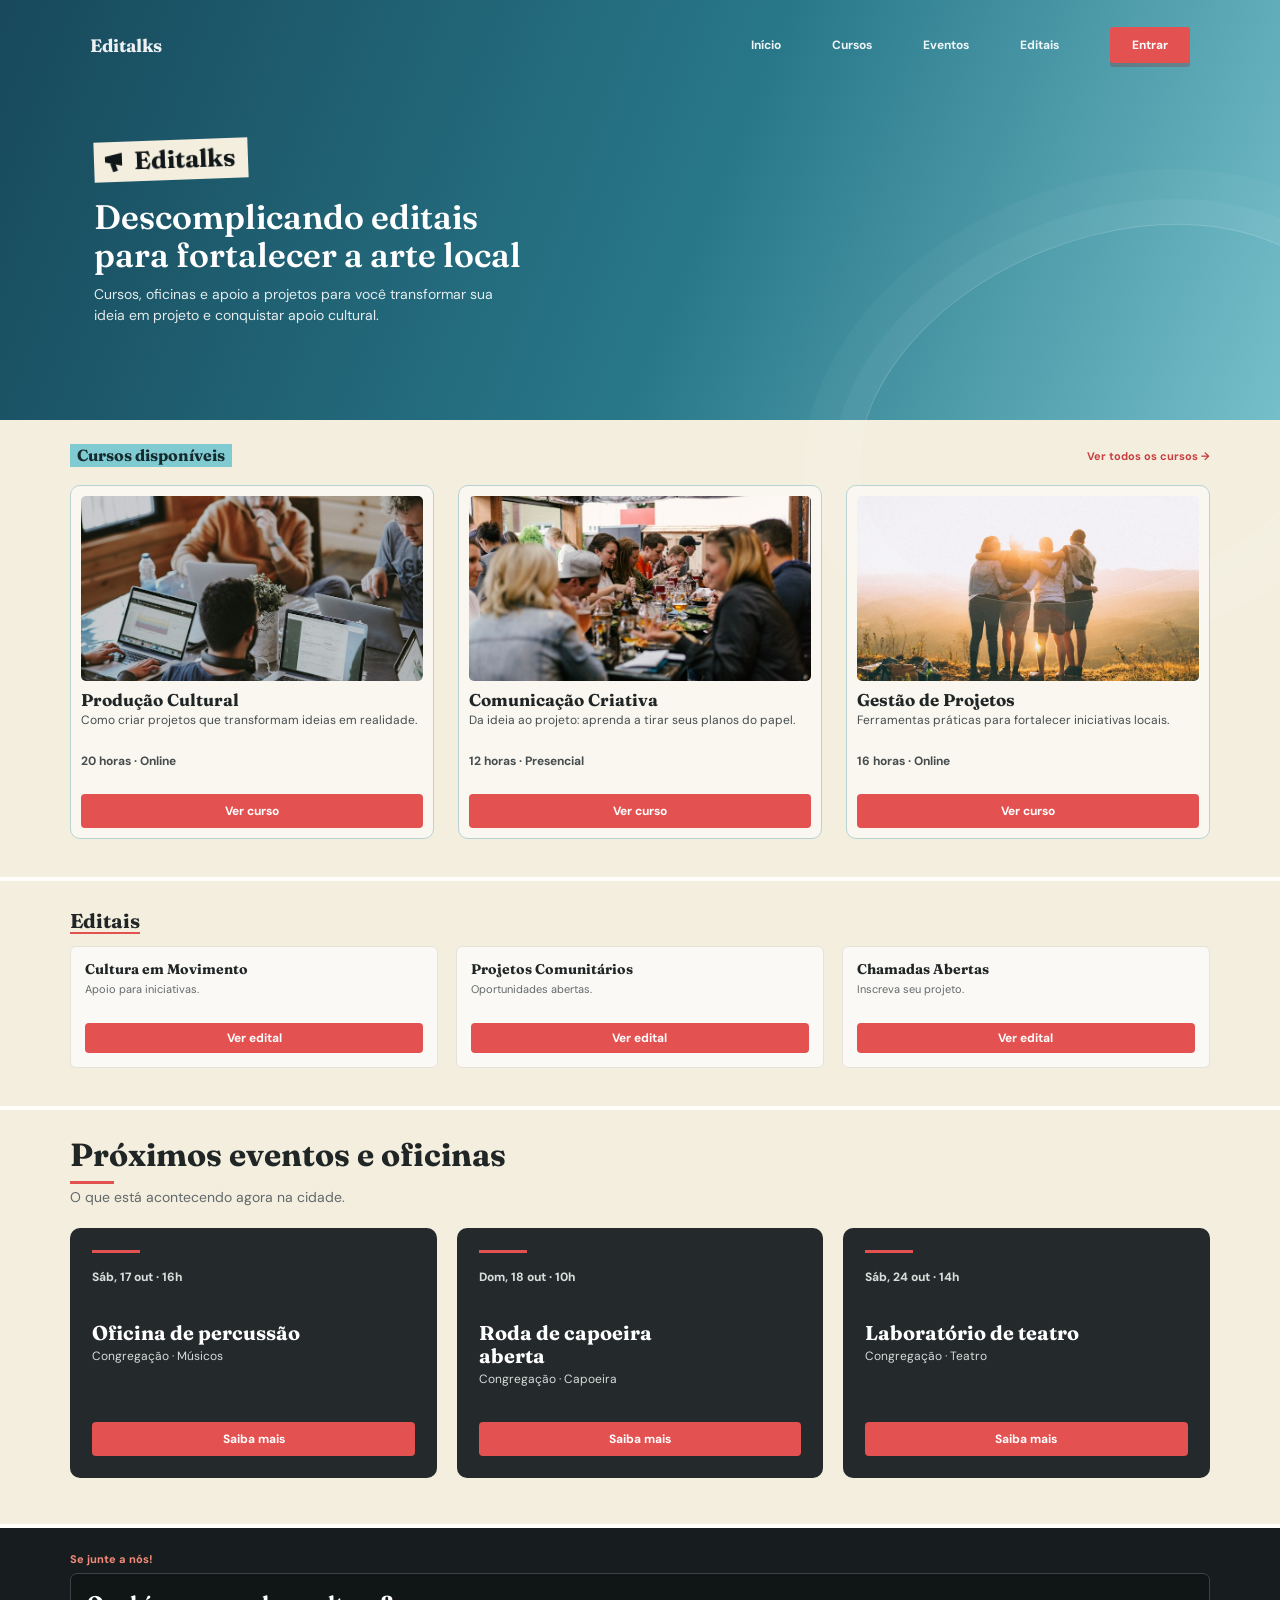
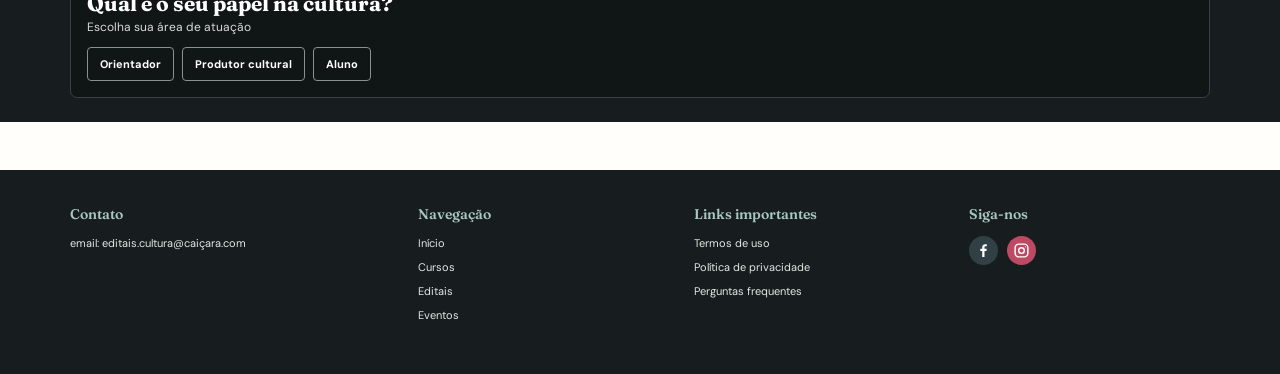
<file: index.html>
<!doctype html>
<html lang="pt-BR">
<head>
  <meta charset="utf-8">
  <meta name="viewport" content="width=device-width, initial-scale=1">
  <meta name="theme-color" content="#174f61">
  <meta name="description" content="Editalks: formação e oportunidades para fortalecer a arte local.">
  <title>Editalks</title>
  <link rel="preconnect" href="https://fonts.googleapis.com">
  <link rel="preconnect" href="https://fonts.gstatic.com" crossorigin>
  <link href="https://fonts.googleapis.com/css2?family=DM+Sans:wght@400;500;600;700;800&family=Fraunces:opsz,wght@9..144,600;9..144,700&display=swap" rel="stylesheet">
  <style>
    :root {
      color-scheme: light;
      --ink: #202526;
      --muted: #62696a;
      --paper: #f4eedf;
      --teal: #174f61;
      --teal-light: #75bfca;
      --coral: #e35150;
      --line: #d6d2c7;
      --white: #fffefa;
      --display: "Fraunces", Georgia, serif;
      --body: "DM Sans", "Segoe UI", sans-serif;
    }

    * { box-sizing: border-box; }
    html { scroll-behavior: smooth; }
    body {
      margin: 0;
      background: #e4e1d9;
      color: var(--ink);
      font-family: var(--body);
      -webkit-font-smoothing: antialiased;
    }
    a { color: inherit; }
    .page-shell {
      width: min(100%, 1440px);
      margin: 0 auto;
      background: var(--white);
      overflow: hidden;
      box-shadow: 0 12px 50px rgb(24 37 37 / 12%);
    }
    .hero {
      position: relative;
      min-height: 420px;
      padding: 24px clamp(24px, 7vw, 100px) 52px;
      color: white;
      background: linear-gradient(112deg, #17495b 0%, #28788a 55%, #75bfca 100%);
      isolation: isolate;
    }
    .hero::after {
      content: "";
      position: absolute;
      z-index: -1;
      right: -90px;
      bottom: -170px;
      width: 520px;
      height: 350px;
      border: 1px solid rgb(255 255 255 / 20%);
      border-radius: 50%;
      transform: rotate(-22deg);
      box-shadow: 0 0 0 25px rgb(255 255 255 / 4%), 0 0 0 55px rgb(255 255 255 / 3%);
    }
    .topbar {
      display: flex;
      align-items: center;
      justify-content: space-between;
      min-height: 42px;
    }
    .topbar-links { display: flex; align-items: center; gap: clamp(22px, 4vw, 56px); }
    .topbar .topbar-brand {
      font-family: var(--display);
      font-size: 18px;
      font-weight: 700;
    }
    .topbar a {
      color: rgb(255 255 255 / 92%);
      font-size: 12px;
      font-weight: 700;
      text-decoration: none;
      transition: color 160ms ease;
    }
    .topbar a:hover { color: #ffe2ae; }
    .topbar .login-link {
      padding: 10px 22px;
      border-radius: 3px;
      background: var(--coral);
      color: white;
      box-shadow: 0 4px 0 rgb(133 37 39 / 28%);
    }
    .hero-content {
      width: min(550px, 100%);
      padding-top: 74px;
      animation: rise-in 650ms both;
    }
    .hero-logo {
      display: inline-flex;
      align-items: center;
      gap: 9px;
      margin: 0 0 18px 4px;
      padding: 7px 12px 8px 9px;
      background: var(--paper);
      color: #101719;
      font-family: var(--display);
      font-size: 25px;
      font-weight: 700;
      line-height: 1;
      transform: rotate(-2deg);
    }
    .megaphone-mark {
      position: relative;
      display: inline-block;
      width: 22px;
      height: 23px;
      flex: 0 0 22px;
    }
    .megaphone-mark::before {
      content: "";
      position: absolute;
      top: 3px;
      left: 2px;
      width: 17px;
      height: 13px;
      background: currentColor;
      clip-path: polygon(0 28%, 100% 0, 100% 100%, 0 72%);
    }
    .megaphone-mark::after {
      content: "";
      position: absolute;
      bottom: 1px;
      left: 7px;
      width: 5px;
      height: 9px;
      background: currentColor;
      transform: rotate(-18deg);
      transform-origin: top;
    }
    .hero h1 {
      max-width: 440px;
      margin: 0 0 10px 4px;
      font-family: var(--display);
      font-size: clamp(23px, 3vw, 34px);
      font-weight: 600;
      line-height: 1.12;
      text-wrap: balance;
    }
    .hero-copy { max-width: 430px; margin: 0 0 20px 4px; color: rgb(255 255 255 / 88%); font-size: 14px; line-height: 1.5; }
    main { background: var(--paper); }
    .section-wrap { padding: 24px clamp(22px, 5.5vw, 80px) 38px; }
    .section-kicker {
      display: inline-block;
      margin: 0 0 18px;
      padding: 3px 7px 4px;
      background: #80cbd1;
      color: #142a2e;
      font-family: var(--display);
      font-size: 16px;
      font-weight: 700;
      line-height: 1;
    }
    .course-section-head {
      display: flex;
      align-items: center;
      justify-content: space-between;
      gap: 12px;
      margin-bottom: 18px;
    }
    .course-section-head .section-kicker { margin: 0; }
    .all-courses-link {
      flex: 0 0 auto;
      color: #c83f40;
      font-size: 11px;
      font-weight: 700;
      text-decoration: none;
    }
    .all-courses-link:hover { color: var(--teal); }
    .course-grid {
      display: grid;
      grid-template-columns: repeat(3, minmax(0, 1fr));
      gap: 24px;
    }
    .course-card {
      min-width: 0;
      padding: 10px;
      border: 1px solid #b6d3d2;
      border-radius: 10px;
      background: rgb(255 255 255 / 58%);
      transition: transform 180ms ease, box-shadow 180ms ease;
    }
    .course-card:hover { transform: translateY(-3px); box-shadow: 0 9px 20px rgb(27 68 71 / 9%); }
    .course-card img {
      display: block;
      width: 100%;
      aspect-ratio: 1.85 / 1;
      border-radius: 5px;
      object-fit: cover;
    }
    .course-card h3 {
      margin: 10px 0 3px;
      font-family: var(--display);
      font-size: 17px;
      line-height: 1.1;
    }
    .course-card p {
      min-height: 32px;
      margin: 0 0 9px;
      color: #464d4e;
      font-size: 12px;
      line-height: 1.4;
    }
    .course-meta { margin: 0 0 10px; color: var(--teal); font-size: 11px; font-weight: 700; }
    .quick-links-section {
      padding: 28px clamp(22px, 5.5vw, 80px) 38px;
      border-top: 4px solid var(--white);
      background: var(--paper);
    }
    .quick-links-group + .quick-links-group { margin-top: 20px; }
    .quick-links-title {
      width: fit-content;
      margin: 0 0 12px;
      border-bottom: 2px solid var(--coral);
      font-family: var(--display);
      font-size: 20px;
      line-height: 1.15;
    }
    .quick-links-grid {
      display: grid;
      grid-template-columns: repeat(3, minmax(0, 1fr));
      gap: 18px;
    }
    .quick-link-card {
      display: flex;
      min-width: 0;
      min-height: 122px;
      flex-direction: column;
      align-items: flex-start;
      padding: 14px;
      border: 1px solid #e6e2da;
      border-radius: 6px;
      background: #faf9f6;
    }
    .quick-link-card h4 {
      margin: 0 0 4px;
      font-family: var(--display);
      font-size: 14px;
      line-height: 1.15;
    }
    .quick-link-card p {
      margin: 0 0 10px;
      color: var(--muted);
      font-size: 11px;
      line-height: 1.35;
    }
    .quick-link-card .button { min-height: 30px; margin-top: auto; }
    .button {
      display: inline-flex;
      justify-content: center;
      align-items: center;
      width: 100%;
      min-height: 34px;
      padding: 8px 14px;
      border: 0;
      border-radius: 4px;
      background: var(--coral);
      color: white;
      font: 700 12px/1 var(--body);
      text-decoration: none;
      transition: background 150ms ease, transform 150ms ease;
    }
    .button:hover { background: #c83f40; transform: translateY(-1px); }
    .producer-section { padding-top: 4px; padding-bottom: 43px; }
    .section-heading {
      margin: 0;
      font-family: var(--display);
      font-size: clamp(24px, 3vw, 32px);
      font-weight: 700;
      line-height: 1.05;
    }
    .section-heading::after {
      content: "";
      display: block;
      width: 44px;
      height: 3px;
      margin-top: 9px;
      background: var(--coral);
    }
    .producer-grid {
      display: grid;
      grid-template-columns: repeat(3, minmax(0, 1fr));
      gap: 18px;
      margin-top: 20px;
    }
    .producer-card {
      display: flex;
      min-height: 122px;
      flex-direction: column;
      align-items: flex-start;
      padding: 16px;
      border: 1px solid #e3dfd3;
      border-radius: 6px;
      background: #fffdf8;
    }
    .producer-card h3 {
      margin: 0 0 5px;
      font-family: var(--display);
      font-size: 16px;
      line-height: 1.1;
    }
    .producer-card p { margin: 0 0 12px; color: var(--muted); font-size: 11px; line-height: 1.35; }
    .producer-card .button { margin-top: auto; min-height: 32px; }
    .events-section { border-top: 4px solid var(--white); background: var(--paper); padding-top: 28px; padding-bottom: 46px; }
    .section-intro { margin: 4px 0 22px; color: var(--muted); font-size: 14px; }
    .events-grid {
      display: grid;
      grid-template-columns: repeat(3, minmax(0, 1fr));
      gap: 20px;
    }
    .event-card {
      display: flex;
      min-height: 250px;
      flex-direction: column;
      align-items: flex-start;
      padding: 22px;
      border-radius: 10px;
      background: #24292b;
      color: white;
    }
    .event-card::before { content: ""; width: 48px; height: 3px; margin-bottom: 17px; background: var(--coral); }
    .event-date { margin: 0; color: var(--coral); font-size: 14px; font-weight: 800; line-height: 1.3; }
    .event-card h3 {
      max-width: 240px;
      margin: 15px 0 4px;
      font-family: var(--display);
      font-size: 20px;
      line-height: 1.15;
    }
    .event-card p { margin: 0 0 20px; color: #d8dcda; font-size: 12px; }
    .event-card .button { margin-top: auto; }
    .profile-picker-section {
      padding: 24px clamp(22px, 5.5vw, 80px) 24px;
      border-top: 4px solid var(--white);
      border-bottom: 48px solid var(--white);
      background: #171d1e;
      color: white;
    }
    .profile-picker-label { margin: 0 0 7px; color: #f18a79; font-size: 11px; font-weight: 800; }
    .profile-picker-panel {
      padding: 16px;
      border: 1px solid #394345;
      border-radius: 7px;
      background: #101516;
    }
    .profile-picker-panel h2 { margin: 0 0 3px; font-family: var(--display); font-size: 21px; }
    .profile-picker-panel p { margin: 0 0 12px; color: #d8dcda; font-size: 12px; }
    .profile-picker-links { display: flex; flex-wrap: wrap; gap: 8px; }
    .profile-picker-links a {
      display: inline-flex;
      min-height: 34px;
      align-items: center;
      padding: 7px 12px;
      border: 1px solid #899191;
      border-radius: 4px;
      color: white;
      font-size: 11px;
      font-weight: 700;
      text-decoration: none;
      transition: border-color 150ms ease, background 150ms ease;
    }
    .profile-picker-links a:hover { border-color: var(--coral); background: var(--coral); }
    footer { background: #171d1e; color: white; }
    .footer-inner {
      display: grid;
      grid-template-columns: 1.3fr 1fr 1fr 1fr;
      gap: 35px;
      padding: 35px clamp(22px, 5.5vw, 80px) 42px;
    }
    .footer-group h2 {
      margin: 0 0 13px;
      color: #a9c7c5;
      font-family: var(--display);
      font-size: 14px;
      font-weight: 600;
    }
    .footer-group p, .footer-group a {
      display: block;
      margin: 0 0 8px;
      color: #e4e8e5;
      font-size: 11px;
      line-height: 1.45;
      text-decoration: none;
    }
    .footer-group a:hover { color: #f18a79; }
    .social-links { display: flex; gap: 9px; }
    .social-links a {
      display: grid;
      width: 29px;
      height: 29px;
      place-items: center;
      margin: 0;
      border-radius: 50%;
      background: #304044;
      color: white;
      font-size: 11px;
      font-weight: 800;
    }
    .social-links a:nth-child(2) { background: #be4962; }
    .social-links a:nth-child(3) { background: #e04b45; }
    .social-links a:nth-child(4) { background: #1686a1; }
    .social-links svg { display: block; width: 17px; height: 17px; fill: currentColor; }
    .social-links .instagram-icon { fill: none; stroke: currentColor; stroke-width: 2; }
    @keyframes rise-in {
      from { opacity: 0; transform: translateY(12px); }
      to { opacity: 1; transform: translateY(0); }
    }
    @media (max-width: 700px) {
      .hero { min-height: 0; padding: 15px 22px 28px; }
      .topbar { min-height: 34px; }
      .topbar-links { gap: clamp(11px, 3vw, 22px); }
      .topbar a { font-size: 10px; }
      .topbar .topbar-brand { font-size: 15px; }
      .topbar .login-link { padding: 8px 12px; }
      .hero-content { padding-top: 42px; }
      .hero-logo { margin-bottom: 14px; font-size: 22px; }
      .hero h1 { max-width: 340px; font-size: 24px; }
      .hero-copy { font-size: 11px; }
      .section-wrap { padding: 18px 22px 28px; }
      .section-kicker { margin-bottom: 12px; font-size: 14px; }
      .course-section-head { margin-bottom: 12px; }
      .all-courses-link { font-size: 9px; }
      .course-grid { gap: 9px; }
      .course-card { padding: 7px; border-radius: 8px; }
      .course-card img { aspect-ratio: 1.45 / 1; }
      .course-card h3 { margin-top: 7px; font-size: 13px; }
      .course-card p { min-height: 36px; margin-bottom: 6px; font-size: 9px; }
      .course-meta { margin-bottom: 7px; font-size: 8px; }
      .button { min-height: 29px; padding: 7px 5px; font-size: 10px; }
      .quick-links-section { padding: 20px 22px 28px; }
      .quick-links-group + .quick-links-group { margin-top: 16px; }
      .quick-links-title { margin-bottom: 9px; font-size: 17px; }
      .quick-links-grid { gap: 7px; }
      .quick-link-card { min-height: 96px; padding: 8px 6px; }
      .quick-link-card h4 { font-size: 10px; }
      .quick-link-card p { margin-bottom: 7px; font-size: 8px; }
      .quick-link-card .button { min-height: 24px; font-size: 8px; }
      .producer-section { padding-top: 1px; padding-bottom: 29px; }
      .section-heading { font-size: 23px; }
      .producer-grid { gap: 9px; margin-top: 13px; }
      .producer-card { min-height: 108px; padding: 10px 8px; }
      .producer-card h3 { font-size: 12px; }
      .producer-card p { margin-bottom: 9px; font-size: 9px; }
      .producer-card .button { min-height: 27px; font-size: 9px; }
      .events-section { padding-top: 21px; padding-bottom: 31px; }
      .section-intro { margin-bottom: 15px; font-size: 11px; }
      .events-grid { gap: 10px; }
      .event-card { min-height: 185px; padding: 13px 10px; border-radius: 8px; }
      .event-card::before { width: 32px; margin-bottom: 12px; }
      .event-date { font-size: 10px; }
      .event-card h3 { margin-top: 10px; font-size: 14px; }
      .event-card p { margin-bottom: 12px; font-size: 9px; }
      .profile-picker-section { padding: 18px 22px 18px; border-bottom-width: 38px; }
      .profile-picker-panel { padding: 12px; }
      .profile-picker-panel h2 { font-size: 18px; }
      .profile-picker-panel p { font-size: 10px; }
      .profile-picker-links a { min-height: 31px; padding: 6px 9px; font-size: 10px; }
      .footer-inner { grid-template-columns: 1.2fr 1fr 1fr; gap: 20px 12px; padding: 24px 22px 30px; }
      .footer-group h2 { margin-bottom: 9px; font-size: 11px; }
      .footer-group p, .footer-group a { font-size: 9px; }
      .footer-group:last-child { grid-column: 1 / -1; }
    }
    @media (max-width: 370px) {
      .topbar-links { gap: 8px; }
      .topbar a { font-size: 9px; }
      .topbar .topbar-brand { font-size: 13px; }
      .topbar .login-link { padding: 7px 9px; }
      .section-wrap { padding-right: 15px; padding-left: 15px; }
      .course-card { padding: 5px; }
      .event-card { padding-right: 8px; padding-left: 8px; }
    }
    @media (prefers-reduced-motion: reduce) {
      *, *::before, *::after { scroll-behavior: auto !important; animation-duration: .01ms !important; transition-duration: .01ms !important; }
    }
  </style>
</head>
<body>
  <div class="page-shell">
    <header class="hero" id="inicio">
      <nav class="topbar" aria-label="Navegação principal">
        <a class="topbar-brand" href="#inicio">Editalks</a>
        <div class="topbar-links">
          <a href="#inicio">Início</a>
          <a href="#cursos">Cursos</a>
          <a href="#eventos">Eventos</a>
          <a href="#editais">Editais</a>
          <a class="login-link" href="#contato">Entrar</a>
        </div>
      </nav>
      <div class="hero-content">
        <div class="hero-logo" role="img" aria-label="Editalks">
          <span class="megaphone-mark" aria-hidden="true"></span>
          <span>Editalks</span>
        </div>
        <h1>Descomplicando editais<br>para fortalecer a arte local</h1>
        <p class="hero-copy">Cursos, oficinas e apoio a projetos para você transformar sua ideia em projeto e conquistar apoio cultural.</p>
      </div>
    </header>

    <main>
      <section class="section-wrap" id="cursos" aria-labelledby="courses-title">
        <div class="course-section-head">
          <h2 class="section-kicker" id="courses-title">Cursos disponíveis</h2>
          <a class="all-courses-link" href="pages/aluno.html#cursos">Ver todos os cursos →</a>
        </div>
        <div class="course-grid">
          <article class="course-card">
            <img src="images/producao-cultural.jpg" alt="Equipe criativa reunida em uma oficina colaborativa" loading="lazy">
            <h3>Produção Cultural</h3>
            <p>Como criar projetos que transformam ideias em realidade.</p>
            <p class="course-meta">20 horas · Online</p>
            <a class="button" href="#contato">Ver curso</a>
          </article>
          <article class="course-card">
            <img src="images/comunicacao-criativa.jpg" alt="Pessoas reunidas à mesa em um encontro comunitário" loading="lazy">
            <h3>Comunicação Criativa</h3>
            <p>Da ideia ao projeto: aprenda a tirar seus planos do papel.</p>
            <p class="course-meta">12 horas · Presencial</p>
            <a class="button" href="#contato">Ver curso</a>
          </article>
          <article class="course-card">
            <img src="images/gestao-de-projetos.jpg" alt="Grupo de pessoas participando de uma atividade cultural" loading="lazy">
            <h3>Gestão de Projetos</h3>
            <p>Ferramentas práticas para fortalecer iniciativas locais.</p>
            <p class="course-meta">16 horas · Online</p>
            <a class="button" href="#contato">Ver curso</a>
          </article>
        </div>
      </section>

      <section class="quick-links-section" id="editais" aria-labelledby="quick-notices-title">
        <div class="quick-links-group">
          <h2 class="quick-links-title" id="quick-notices-title">Editais</h2>
          <div class="quick-links-grid">
            <article class="quick-link-card">
              <h4>Cultura em Movimento</h4>
              <p>Apoio para iniciativas.</p>
              <a class="button" href="#editais">Ver edital</a>
            </article>
            <article class="quick-link-card">
              <h4>Projetos Comunitários</h4>
              <p>Oportunidades abertas.</p>
              <a class="button" href="#editais">Ver edital</a>
            </article>
            <article class="quick-link-card">
              <h4>Chamadas Abertas</h4>
              <p>Inscreva seu projeto.</p>
              <a class="button" href="#editais">Ver edital</a>
            </article>
          </div>
        </div>
      </section>

      

      <section class="section-wrap events-section" id="eventos" aria-labelledby="events-title">
        <h2 class="section-heading" id="events-title">Próximos eventos e oficinas</h2>
        <p class="section-intro">O que está acontecendo agora na cidade.</p>
        <div class="events-grid">
          <article class="event-card">
            <p class="event-date"><time datetime="2026-10-17">Sáb, 17 out · 16h</time></p>
            <h3>Oficina de percussão</h3>
            <p>Congregação · Músicos</p>
            <a class="button" href="#contato">Saiba mais</a>
          </article>
          <article class="event-card">
            <p class="event-date"><time datetime="2026-10-18">Dom, 18 out · 10h</time></p>
            <h3>Roda de capoeira aberta</h3>
            <p>Congregação · Capoeira</p>
            <a class="button" href="#contato">Saiba mais</a>
          </article>
          <article class="event-card">
            <p class="event-date"><time datetime="2026-10-24">Sáb, 24 out · 14h</time></p>
            <h3>Laboratório de teatro</h3>
            <p>Congregação · Teatro</p>
            <a class="button" href="#contato">Saiba mais</a>
          </article>
        </div>
      </section>

      <section class="profile-picker-section" aria-labelledby="profile-picker-title">
        <p class="profile-picker-label">Se junte a nós!</p>
        <div class="profile-picker-panel">
          <h2 id="profile-picker-title">Qual é o seu papel na cultura?</h2>
          <p>Escolha sua área de atuação</p>
          <nav class="profile-picker-links" aria-label="Escolha seu perfil">
            <a href="pages/orientador.html">Orientador</a>
            <a href="pages/produtor.html">Produtor cultural</a>
            <a href="pages/aluno.html">Aluno</a>
          </nav>
        </div>
      </section>
    </main>

    <footer id="contato">
      <div class="footer-inner">
        <section class="footer-group">
          <h2>Contato</h2>
          <p>email: editais.cultura@caiçara.com</p>
        </section>
        <nav class="footer-group" aria-label="Navegação do rodapé">
          <h2>Navegação</h2>
          <a href="#inicio">Início</a>
          <a href="#cursos">Cursos</a>
          <a href="#editais">Editais</a>
          <a href="#eventos">Eventos</a>
        </nav>
        <nav class="footer-group" aria-label="Links importantes">
          <h2>Links importantes</h2>
          <a href="#editais">Termos de uso</a>
          <a href="#editais">Política de privacidade</a>
          <a href="#contato">Perguntas frequentes</a>
        </nav>
        <section class="footer-group">
          <h2>Siga-nos</h2>
          <div class="social-links" aria-label="Redes sociais">
            <a href="https://facebook.com" aria-label="Facebook">
              <svg viewBox="0 0 24 24" aria-hidden="true"><path d="M13.4 21v-8.2h2.8l.4-3.2h-3.2v-2c0-.9.3-1.5 1.6-1.5h1.7V3.2c-.3 0-1.3-.1-2.4-.1-2.4 0-4.1 1.5-4.1 4.3v2.2H7.5v3.2h2.7V21h3.2Z"/></svg>
            </a>
            <a href="https://instagram.com" aria-label="Instagram">
              <svg class="instagram-icon" viewBox="0 0 24 24" aria-hidden="true"><rect x="3" y="3" width="18" height="18" rx="5"/><circle cx="12" cy="12" r="4"/><circle cx="17.5" cy="6.8" r=".8" fill="currentColor" stroke="none"/></svg>
            </a>
          </div>
        </section>
      </div>
    </footer>
  </div>
</body>
</html>
</file>
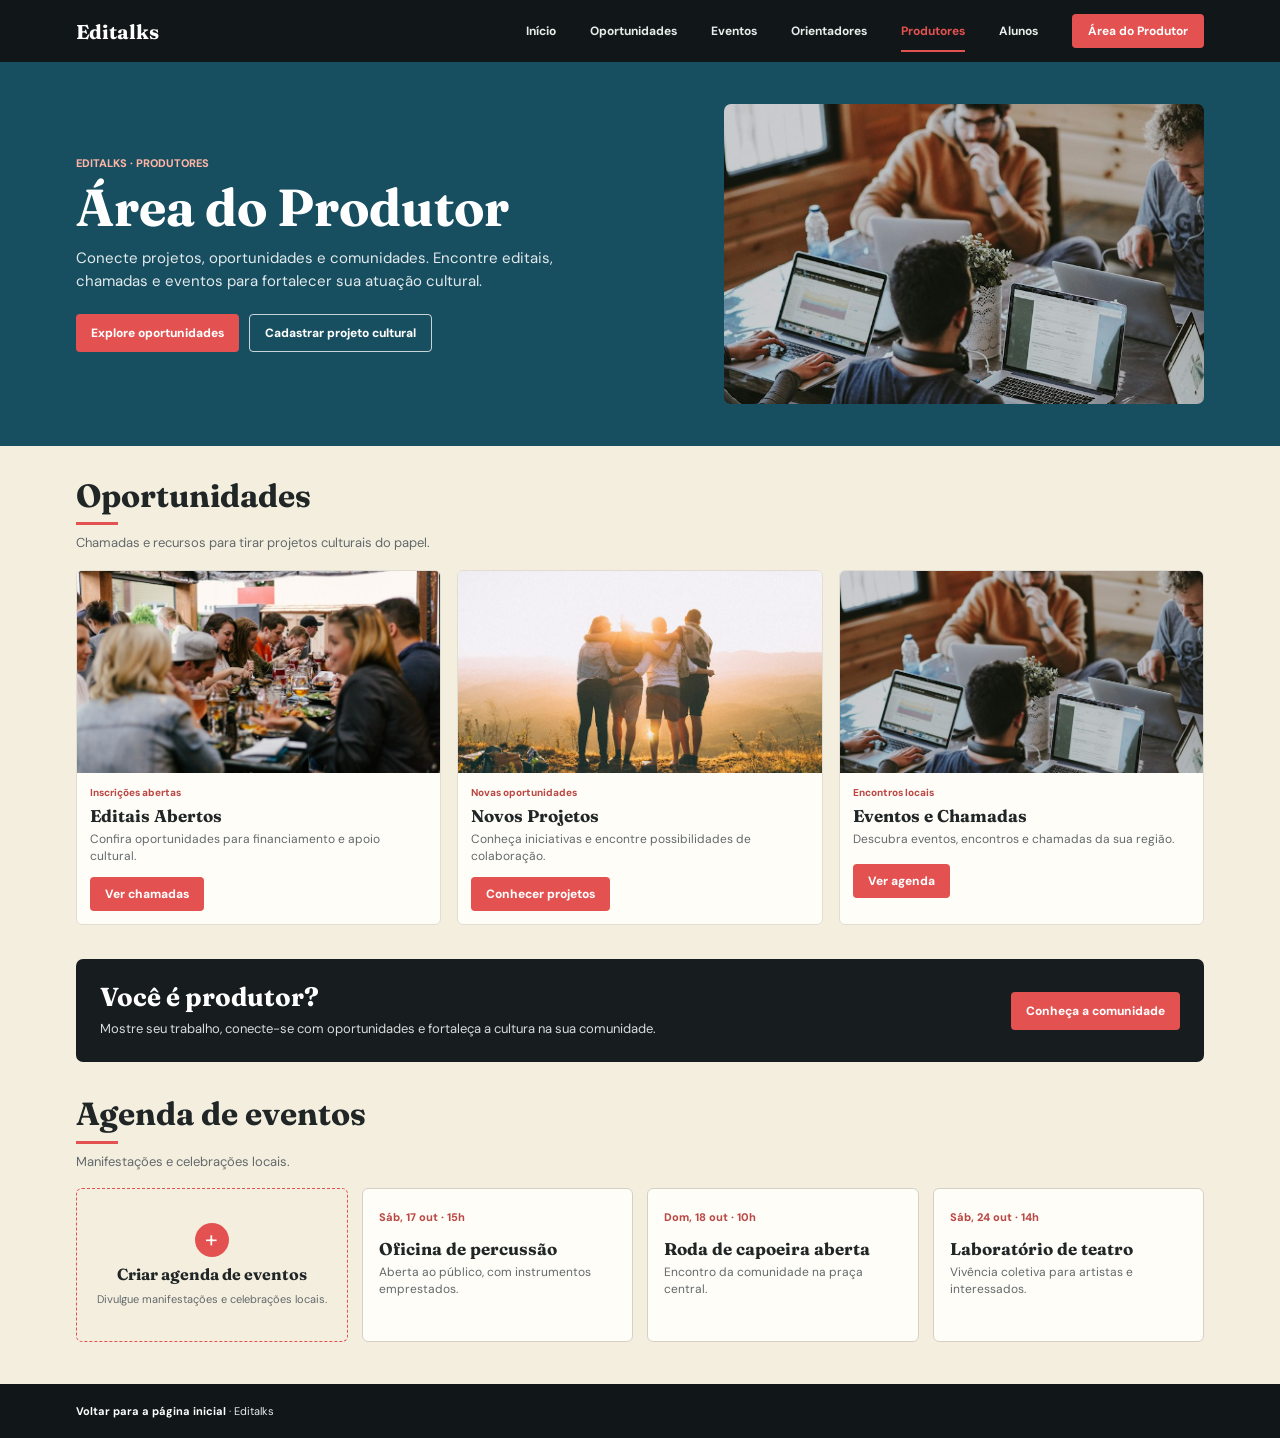
<file: pages/produtor.html>
<!doctype html>
<html lang="pt-BR">
<head>
  <meta charset="utf-8">
  <meta name="viewport" content="width=device-width, initial-scale=1">
  <meta name="theme-color" content="#174f61">
  <meta name="description" content="Oportunidades, projetos e agenda para produtores culturais.">
  <title>Área do Produtor | Editalks</title>
  <link rel="preconnect" href="https://fonts.googleapis.com">
  <link rel="preconnect" href="https://fonts.gstatic.com" crossorigin>
  <link href="https://fonts.googleapis.com/css2?family=DM+Sans:wght@400;500;600;700;800&family=Fraunces:opsz,wght@9..144,600;9..144,700&display=swap" rel="stylesheet">
  <link rel="stylesheet" href="../css/perfil.css">
</head>
<body>
  <div class="profile-shell">
    <header>
      <nav class="profile-nav" aria-label="Navegação principal">
        <a class="profile-brand" href="../index.html">Editalks</a>
        <div class="profile-nav-links">
          <a href="../index.html">Início</a>
          <a href="#oportunidades">Oportunidades</a>
          <a href="#agenda">Eventos</a>
          <a href="orientador.html">Orientadores</a>
          <a href="produtor.html" aria-current="page">Produtores</a>
          <a href="aluno.html">Alunos</a>
          <a class="nav-action" href="#oportunidades">Área do Produtor</a>
        </div>
      </nav>
      <section class="profile-hero" aria-labelledby="page-title">
        <div class="profile-hero-copy">
          <p class="profile-eyebrow">Editalks · Produtores</p>
          <h1 id="page-title">Área do Produtor</h1>
          <p>Conecte projetos, oportunidades e comunidades. Encontre editais, chamadas e eventos para fortalecer sua atuação cultural.</p>
          <div class="profile-hero-actions">
            <a class="profile-button" href="#oportunidades">Explore oportunidades</a>
            <a class="profile-button profile-button-secondary" href="mailto:editais.cultura@caiçara.com?subject=Cadastro%20de%20projeto%20cultural">Cadastrar projeto cultural</a>
          </div>
        </div>
        <img class="profile-hero-image" src="../images/producao-cultural.jpg" alt="Equipe colaborando no planejamento de um projeto cultural">
      </section>
    </header>

    <main class="profile-content">
      <section class="profile-section" id="oportunidades" aria-labelledby="opportunities-title">
        <h2 id="opportunities-title">Oportunidades</h2>
        <p class="profile-intro">Chamadas e recursos para tirar projetos culturais do papel.</p>
        <div class="profile-grid">
          <article class="profile-card">
            <img src="../images/comunicacao-criativa.jpg" alt="Artistas e produtores reunidos em uma atividade">
            <div class="profile-card-content">
              <p class="card-label">Inscrições abertas</p>
              <h3>Editais Abertos</h3>
              <p>Confira oportunidades para financiamento e apoio cultural.</p>
              <a class="profile-button" href="#agenda">Ver chamadas</a>
            </div>
          </article>
          <article class="profile-card">
            <img src="../images/gestao-de-projetos.jpg" alt="Grupo participando de uma atividade em comunidade">
            <div class="profile-card-content">
              <p class="card-label">Novas oportunidades</p>
              <h3>Novos Projetos</h3>
              <p>Conheça iniciativas e encontre possibilidades de colaboração.</p>
              <a class="profile-button" href="#comunidade">Conhecer projetos</a>
            </div>
          </article>
          <article class="profile-card">
            <img src="../images/producao-cultural.jpg" alt="Planejamento coletivo de uma produção cultural">
            <div class="profile-card-content">
              <p class="card-label">Encontros locais</p>
              <h3>Eventos e Chamadas</h3>
              <p>Descubra eventos, encontros e chamadas da sua região.</p>
              <a class="profile-button" href="#agenda">Ver agenda</a>
            </div>
          </article>
        </div>
      </section>

      <section class="profile-section" id="comunidade" aria-labelledby="community-title">
        <div class="profile-callout">
          <div>
            <h2 id="community-title">Você é produtor?</h2>
            <p>Mostre seu trabalho, conecte-se com oportunidades e fortaleça a cultura na sua comunidade.</p>
          </div>
          <a class="profile-button" href="#agenda">Conheça a comunidade</a>
        </div>
      </section>

      <section class="profile-section" id="agenda" aria-labelledby="agenda-title">
        <h2 id="agenda-title">Agenda de eventos</h2>
        <p class="profile-intro">Manifestações e celebrações locais.</p>
        <div class="profile-event-grid">
          <a class="profile-event-create" href="mailto:editais.cultura@caiçara.com?subject=Criar%20agenda%20de%20eventos">
            <strong>Criar agenda de eventos</strong>
            <span>Divulgue manifestações e celebrações locais.</span>
          </a>
          <article class="profile-event">
            <time datetime="2026-10-17">Sáb, 17 out · 15h</time>
            <h3>Oficina de percussão</h3>
            <p>Aberta ao público, com instrumentos emprestados.</p>
          </article>
          <article class="profile-event">
            <time datetime="2026-10-18">Dom, 18 out · 10h</time>
            <h3>Roda de capoeira aberta</h3>
            <p>Encontro da comunidade na praça central.</p>
          </article>
          <article class="profile-event">
            <time datetime="2026-10-24">Sáb, 24 out · 14h</time>
            <h3>Laboratório de teatro</h3>
            <p>Vivência coletiva para artistas e interessados.</p>
          </article>
        </div>
      </section>
    </main>
    <footer class="profile-footer"><a href="../index.html">Voltar para a página inicial</a> · Editalks</footer>
  </div>
</body>
</html>
</file>
<file: css/perfil.css>
:root {
  color-scheme: light;
  --ink: #202526;
  --muted: #62696a;
  --paper: #f4eedf;
  --teal: #174f61;
  --coral: #e35150;
  --white: #fffefa;
  --display: "Fraunces", Georgia, serif;
  --body: "DM Sans", "Segoe UI", sans-serif;
}

* { box-sizing: border-box; }
html { scroll-behavior: smooth; }
body { margin: 0; background: #e4e1d9; color: var(--ink); font-family: var(--body); -webkit-font-smoothing: antialiased; }
a { color: inherit; }
.profile-shell { width: min(100%, 1280px); min-height: 100vh; margin: 0 auto; background: var(--white); }
.profile-nav { display: flex; min-height: 62px; align-items: center; justify-content: space-between; gap: 18px; padding: 10px clamp(20px, 6vw, 76px); background: #111718; color: white; }
.profile-brand { font-family: var(--display); font-size: 20px; font-weight: 700; text-decoration: none; }
.profile-nav-links { display: flex; flex-wrap: wrap; align-items: center; gap: clamp(14px, 3vw, 34px); }
.profile-nav-links a { position: relative; color: #e8ecea; font-size: 12px; font-weight: 700; text-decoration: none; }
.profile-nav-links a:hover { color: #f18a79; }
.profile-nav-links a[aria-current="page"] { color: var(--coral); }
.profile-nav-links a[aria-current="page"]::after { position: absolute; right: 0; bottom: -13px; left: 0; height: 2px; background: var(--coral); content: ""; }
.profile-nav-links .nav-action { padding: 9px 16px; border-radius: 4px; background: var(--coral); color: white; }
.profile-hero { display: grid; grid-template-columns: 1.1fr .9fr; align-items: center; gap: clamp(24px, 5vw, 62px); padding: 42px clamp(20px, 6vw, 76px); background: #174f61; color: white; }
.profile-hero-copy { max-width: 560px; }
.profile-hero-actions { display: flex; flex-wrap: wrap; gap: 10px; }
.profile-eyebrow { margin: 0 0 10px; color: #ffb4a4; font-size: 11px; font-weight: 800; text-transform: uppercase; }
.profile-hero h1 { margin: 0 0 12px; font-family: var(--display); font-size: clamp(32px, 5vw, 52px); line-height: 1.05; }
.profile-hero p:not(.profile-eyebrow) { max-width: 480px; margin: 0 0 20px; color: rgb(255 255 255 / 88%); font-size: 15px; line-height: 1.55; }
.profile-hero-image { display: block; width: 100%; max-height: 300px; aspect-ratio: 1.45 / 1; border-radius: 7px; object-fit: cover; }
.profile-button { display: inline-flex; min-height: 38px; align-items: center; justify-content: center; padding: 9px 15px; border-radius: 4px; background: var(--coral); color: white; font-size: 12px; font-weight: 800; text-decoration: none; }
.profile-button:hover { background: #c83f40; }
.profile-button-secondary { border: 1px solid rgb(255 255 255 / 76%); background: transparent; }
.profile-button-secondary:hover { background: rgb(255 255 255 / 12%); }
.profile-content { padding: 32px clamp(20px, 6vw, 76px) 42px; background: var(--paper); }
.profile-section + .profile-section { margin-top: 34px; }
.profile-section h2 { margin: 0 0 5px; font-family: var(--display); font-size: clamp(24px, 3vw, 32px); line-height: 1.1; }
.profile-section h2::after { content: ""; display: block; width: 42px; height: 3px; margin-top: 9px; background: var(--coral); }
.profile-intro { margin: 8px 0 17px; color: var(--muted); font-size: 13px; line-height: 1.5; }
.profile-grid { display: grid; grid-template-columns: repeat(3, minmax(0, 1fr)); gap: 16px; }
.profile-card { min-width: 0; overflow: hidden; border: 1px solid #e2ddd2; border-radius: 6px; background: #fffdf8; }
.profile-card img { display: block; width: 100%; aspect-ratio: 1.8 / 1; object-fit: cover; }
.profile-card-content { display: flex; min-height: 138px; flex-direction: column; align-items: flex-start; padding: 13px; }
.profile-card .card-label { margin: 0 0 6px; color: #bb4844; font-size: 10px; font-weight: 800; }
.profile-card h3 { margin: 0 0 5px; font-family: var(--display); font-size: 17px; line-height: 1.15; }
.profile-card p { margin: 0 0 12px; color: var(--muted); font-size: 12px; line-height: 1.45; }
.profile-card .profile-button { min-height: 32px; margin-top: auto; }
.profile-callout { display: flex; align-items: center; justify-content: space-between; gap: 24px; padding: 24px; border-radius: 7px; background: #171d1e; color: white; }
.profile-callout h2 { margin: 0 0 7px; font-family: var(--display); font-size: 26px; }
.profile-callout h2::after { display: none; }
.profile-callout p { max-width: 620px; margin: 0; color: #d8dcda; font-size: 13px; line-height: 1.5; }
.profile-event-grid { display: grid; grid-template-columns: repeat(4, minmax(0, 1fr)); gap: 14px; }
.profile-event { min-height: 154px; padding: 16px; border: 1px solid #d4d0c6; border-radius: 6px; background: #fffdf8; }
.profile-event-create { display: flex; min-height: 154px; flex-direction: column; align-items: center; justify-content: center; gap: 8px; padding: 16px; border: 1px dashed var(--coral); border-radius: 6px; color: var(--ink); text-align: center; text-decoration: none; transition: background 150ms ease; }
.profile-event-create:hover { background: #fffdf8; }
.profile-event-create::before { content: "+"; display: grid; width: 34px; height: 34px; place-items: center; border-radius: 50%; background: var(--coral); color: white; font: 400 23px/1 var(--body); }
.profile-event-create strong { font-family: var(--display); font-size: 16px; line-height: 1.2; }
.profile-event-create span { color: var(--muted); font-size: 11px; line-height: 1.4; }
.profile-event time { color: #bb4844; font-size: 11px; font-weight: 800; }
.profile-event h3 { margin: 12px 0 5px; font-family: var(--display); font-size: 17px; }
.profile-event p { margin: 0; color: var(--muted); font-size: 12px; line-height: 1.4; }
.profile-footer { padding: 20px clamp(20px, 6vw, 76px); background: #111718; color: #e8ecea; font-size: 11px; }
.profile-footer a { color: white; font-weight: 700; text-decoration: none; }
@media (max-width: 700px) {
  .profile-nav { align-items: flex-start; }
  .profile-nav-links { justify-content: flex-end; gap: 10px 14px; }
  .profile-nav-links a { font-size: 10px; }
  .profile-hero { grid-template-columns: 1fr; gap: 20px; padding-top: 30px; padding-bottom: 28px; }
  .profile-hero h1 { font-size: 36px; }
  .profile-hero p:not(.profile-eyebrow) { font-size: 13px; }
  .profile-hero-image { max-height: 220px; aspect-ratio: 1.8 / 1; }
  .profile-content { padding-top: 24px; padding-bottom: 30px; }
  .profile-grid, .profile-event-grid { grid-template-columns: 1fr; gap: 10px; }
  .profile-card { display: grid; grid-template-columns: 120px minmax(0, 1fr); }
  .profile-card img { height: 100%; min-height: 130px; aspect-ratio: auto; }
  .profile-card-content { min-height: 130px; padding: 10px; }
  .profile-card h3 { font-size: 15px; }
  .profile-card p { font-size: 11px; }
  .profile-callout { align-items: flex-start; flex-direction: column; gap: 16px; padding: 18px; }
  .profile-event-grid { grid-template-columns: 1fr; }
}
@media (max-width: 420px) {
  .profile-nav { flex-direction: column; }
  .profile-nav-links { justify-content: flex-start; }
  .profile-card { grid-template-columns: 96px minmax(0, 1fr); }
  .profile-card-content { padding: 8px; }
  .profile-card h3 { font-size: 14px; }
}
</file>
